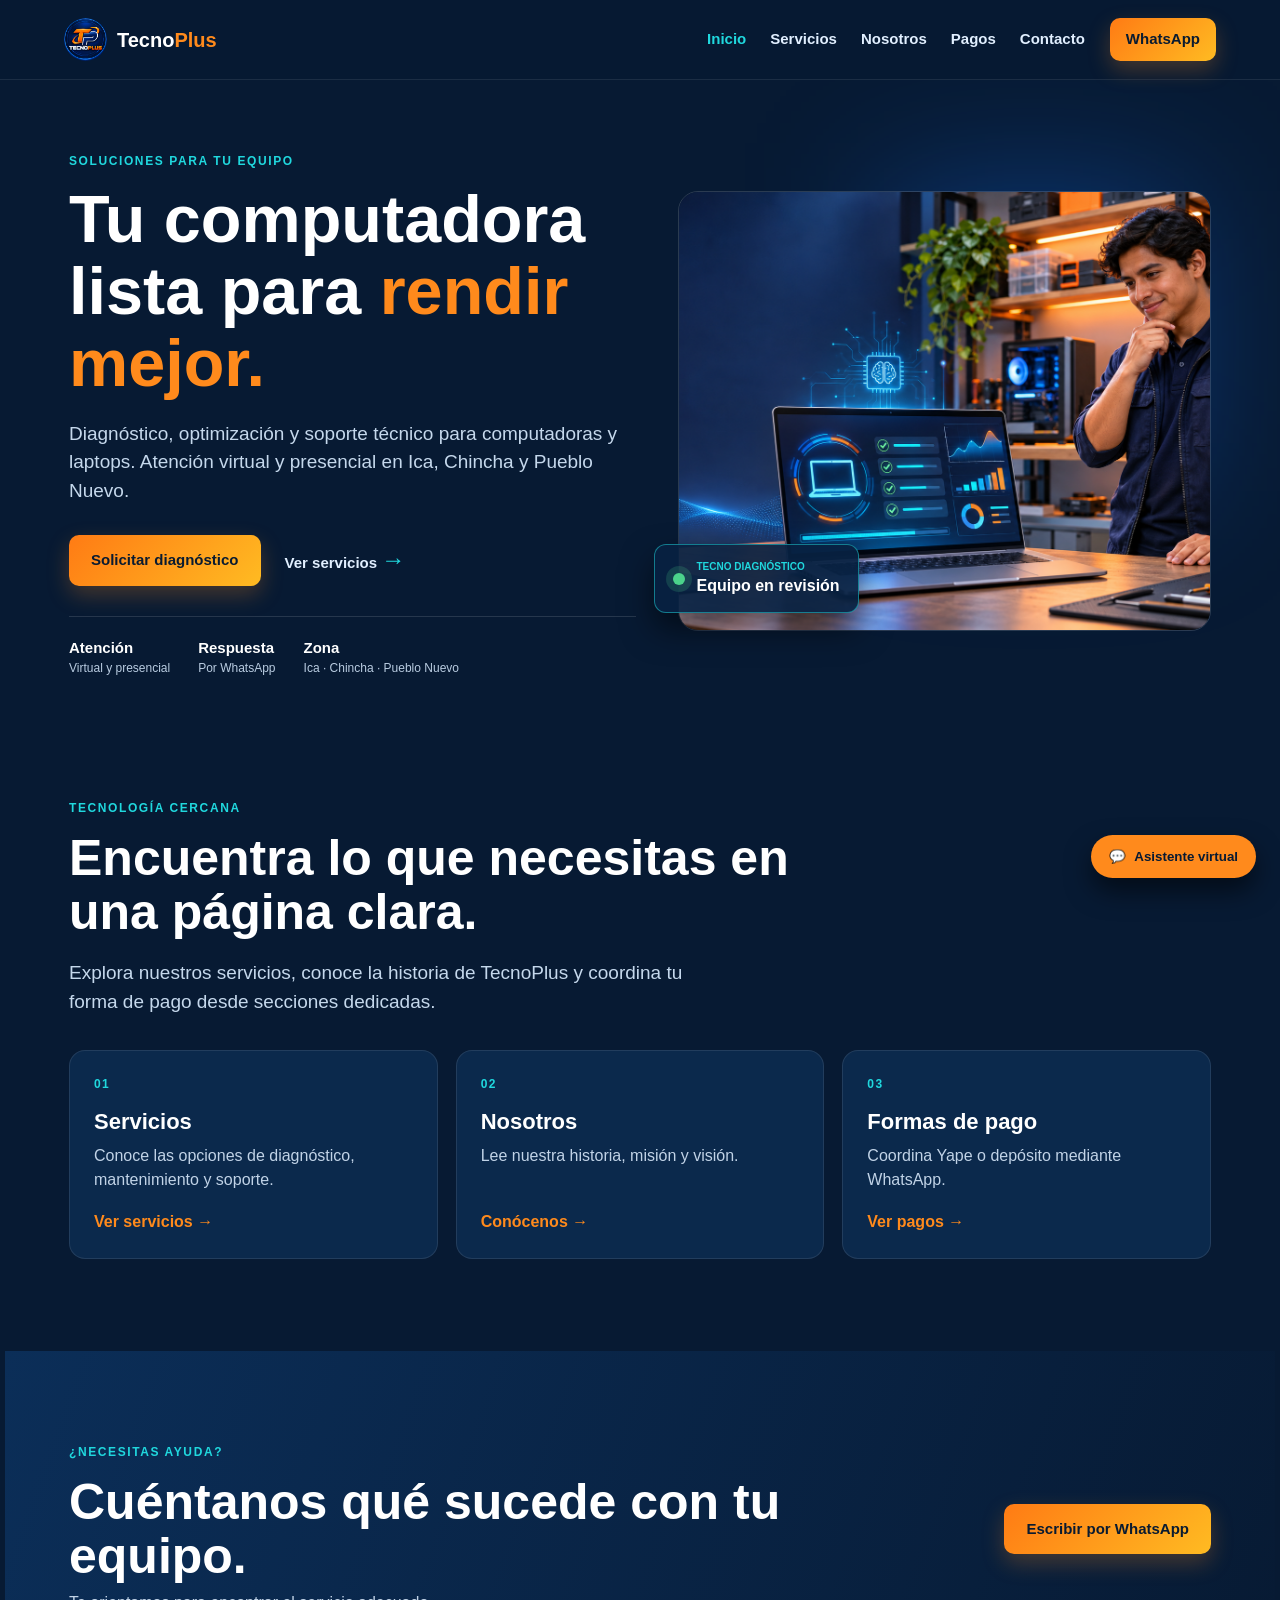
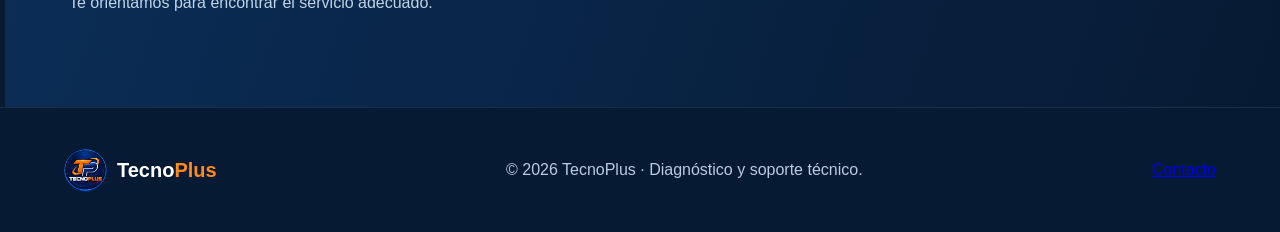
<file: index.html>
<!doctype html>
<html lang="es">
<head>
  <meta charset="utf-8"><meta name="viewport" content="width=device-width, initial-scale=1">
  <meta name="description" content="TecnoPlus brinda diagnóstico, optimización y soporte técnico para computadoras y laptops en Ica, Chincha y Pueblo Nuevo.">
  <meta name="theme-color" content="#071a33"><title>TecnoPlus | Inicio</title><link rel="stylesheet" href="styles.css">
</head>
<body>
  <header class="topbar">
    <a class="brand" href="index.html" aria-label="TecnoPlus, inicio"><img src="logo.png" alt="Logo TecnoPlus"><span>Tecno<span>Plus</span></span></a>
    <button class="menu-button" aria-label="Abrir menú" aria-expanded="false">☰</button>
    <nav id="main-nav" aria-label="Navegación principal"><a href="index.html" aria-current="page">Inicio</a><a href="servicios.html">Servicios</a><a href="nosotros.html">Nosotros</a><a href="pagos.html">Pagos</a><a href="contacto.html">Contacto</a></nav>
    <a class="button button-small" target="_blank" rel="noopener" href="https://wa.me/51922822365?text=Hola%20TecnoPlus%2C%20quisiera%20hacer%20una%20consulta.">WhatsApp</a>
  </header>
  <main>
    <section id="inicio" class="hero">
      <div class="hero-copy"><p class="eyebrow">SOLUCIONES PARA TU EQUIPO</p><h1>Tu computadora lista para <span>rendir mejor.</span></h1><p class="lead">Diagnóstico, optimización y soporte técnico para computadoras y laptops. Atención virtual y presencial en Ica, Chincha y Pueblo Nuevo.</p>
        <div class="hero-actions"><a class="button" target="_blank" rel="noopener" href="https://wa.me/51922822365?text=Hola%20TecnoPlus%2C%20quiero%20un%20diagn%C3%B3stico%20para%20mi%20equipo.">Solicitar diagnóstico</a><a class="text-link" href="servicios.html">Ver servicios <span>→</span></a></div>
        <div class="trust"><div><b>Atención</b><small>Virtual y presencial</small></div><div><b>Respuesta</b><small>Por WhatsApp</small></div><div><b>Zona</b><small>Ica · Chincha · Pueblo Nuevo</small></div></div>
      </div>
      <div class="hero-visual"><div class="glow"></div><img src="hero-diagnostico.png" alt="Diagnóstico técnico de una laptop"><div class="diagnostic-card"><span class="pulse"></span><div><small>TECNO DIAGNÓSTICO</small><b>Equipo en revisión</b></div></div></div>
    </section>
    <section class="section home-intro"><p class="eyebrow">TECNOLOGÍA CERCANA</p><h2>Encuentra lo que necesitas en una página clara.</h2><p class="section-lead">Explora nuestros servicios, conoce la historia de TecnoPlus y coordina tu forma de pago desde secciones dedicadas.</p>
      <div class="home-links"><a href="servicios.html"><span>01</span><h3>Servicios</h3><p>Conoce las opciones de diagnóstico, mantenimiento y soporte.</p><b>Ver servicios →</b></a><a href="nosotros.html"><span>02</span><h3>Nosotros</h3><p>Lee nuestra historia, misión y visión.</p><b>Conócenos →</b></a><a href="pagos.html"><span>03</span><h3>Formas de pago</h3><p>Coordina Yape o depósito mediante WhatsApp.</p><b>Ver pagos →</b></a></div>
    </section>
    <section class="section home-cta"><div><p class="eyebrow">¿NECESITAS AYUDA?</p><h2>Cuéntanos qué sucede con tu equipo.</h2><p>Te orientamos para encontrar el servicio adecuado.</p></div><a class="button" target="_blank" rel="noopener" href="https://wa.me/51922822365?text=Hola%20TecnoPlus%2C%20necesito%20ayuda%20con%20mi%20equipo.">Escribir por WhatsApp</a></section>
  </main>
  <footer><a class="brand" href="index.html"><img src="logo.png" alt=""><span>Tecno<span>Plus</span></span></a><p>© <span id="year"></span> TecnoPlus · Diagnóstico y soporte técnico.</p><a href="contacto.html">Contacto</a></footer>
  <button id="chat-toggle" class="chat-toggle" aria-label="Abrir asistente virtual">💬<span>Asistente virtual</span></button>
  <section id="chat" class="chat" aria-label="Asistente virtual TecnoPlus" hidden><header><div><b>Asistente TecnoPlus</b><small>Respuestas rápidas 24/7</small></div><button id="chat-close" aria-label="Cerrar">×</button></header><div id="messages" class="messages"><div class="bot-message">¡Hola! Soy el asistente virtual de TecnoPlus. ¿En qué puedo ayudarte?</div></div><div class="quick-questions"><button>¿Qué servicios ofrecen?</button><button>¿Dónde atienden?</button><button>¿Qué formas de pago hay?</button></div><form id="chat-form"><input id="chat-input" placeholder="Escribe tu consulta..." aria-label="Escribe tu consulta"><button>Enviar</button></form></section>
  <script src="script.js"></script>
</body>
</html>
</file>
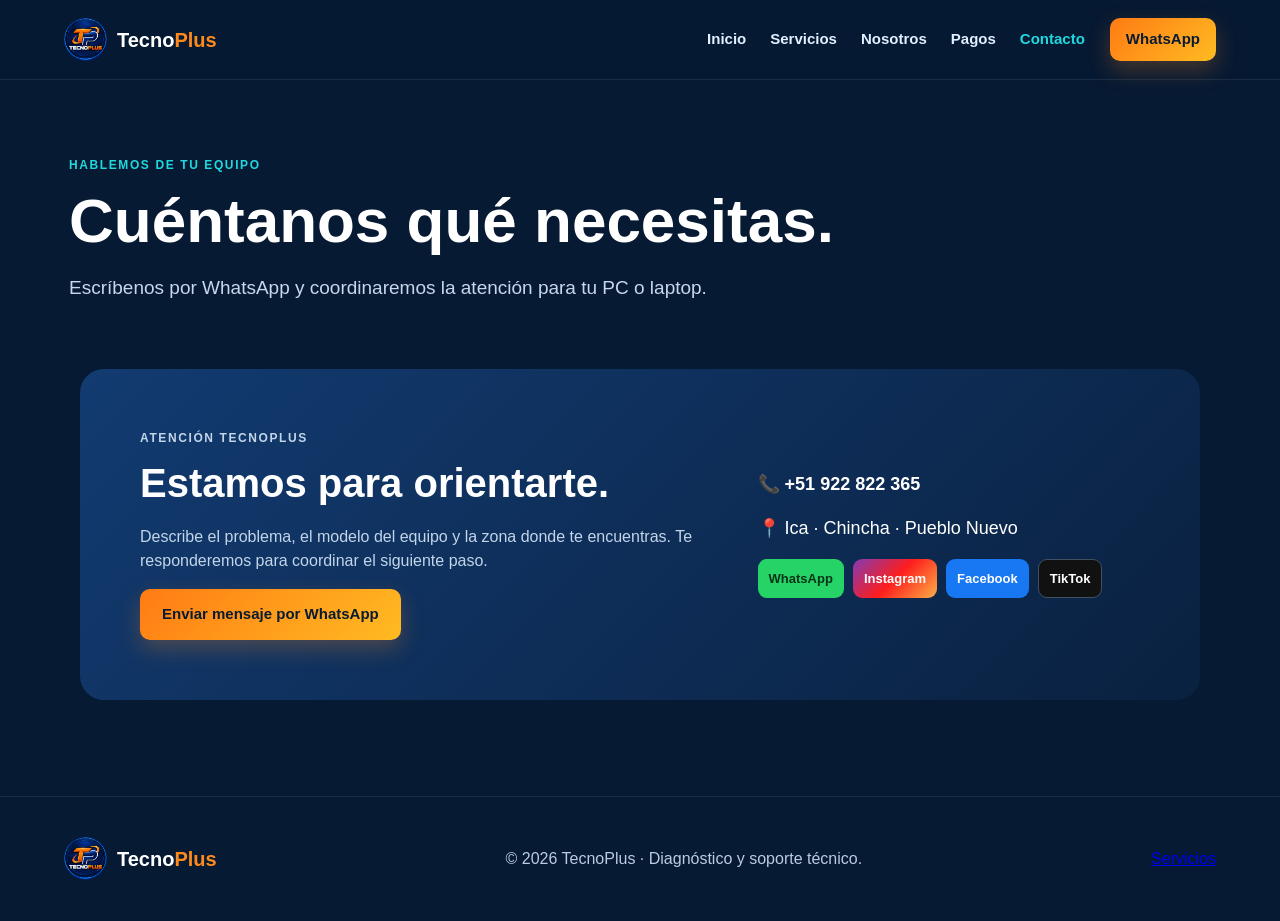
<file: contacto.html>
<!doctype html>
<html lang="es"><head><meta charset="utf-8"><meta name="viewport" content="width=device-width, initial-scale=1"><meta name="description" content="Contacta a TecnoPlus por WhatsApp para soporte técnico en Ica, Chincha y Pueblo Nuevo."><meta name="theme-color" content="#071a33"><title>TecnoPlus | Contacto</title><link rel="stylesheet" href="styles.css"></head>
<body><header class="topbar"><a class="brand" href="index.html" aria-label="TecnoPlus, inicio"><img src="logo.png" alt="Logo TecnoPlus"><span>Tecno<span>Plus</span></span></a><button class="menu-button" aria-label="Abrir menú" aria-expanded="false">☰</button><nav id="main-nav" aria-label="Navegación principal"><a href="index.html">Inicio</a><a href="servicios.html">Servicios</a><a href="nosotros.html">Nosotros</a><a href="pagos.html">Pagos</a><a href="contacto.html" aria-current="page">Contacto</a></nav><a class="button button-small" target="_blank" rel="noopener" href="https://wa.me/51922822365?text=Hola%20TecnoPlus%2C%20quisiera%20hacer%20una%20consulta.">WhatsApp</a></header>
<main><section class="page-hero"><p class="eyebrow">HABLEMOS DE TU EQUIPO</p><h1>Cuéntanos qué necesitas.</h1><p class="lead">Escríbenos por WhatsApp y coordinaremos la atención para tu PC o laptop.</p></section>
<section class="contact-section contact-page"><div><p class="eyebrow">ATENCIÓN TECNOPLUS</p><h2>Estamos para orientarte.</h2><p>Describe el problema, el modelo del equipo y la zona donde te encuentras. Te responderemos para coordinar el siguiente paso.</p><a class="button" target="_blank" rel="noopener" href="https://wa.me/51922822365?text=Hola%20TecnoPlus%2C%20necesito%20ayuda%20con%20mi%20equipo.">Enviar mensaje por WhatsApp</a></div><div class="contact-data"><a href="tel:+51922822365">📞 +51 922 822 365</a><span>📍 Ica · Chincha · Pueblo Nuevo</span><div class="socials"><a class="social whatsapp" target="_blank" rel="noopener" href="https://wa.me/51922822365" aria-label="WhatsApp"><span>WhatsApp</span></a><a class="social instagram" target="_blank" rel="noopener" href="https://www.instagram.com/tecnoplus0103/" aria-label="Instagram"><span>Instagram</span></a><a class="social facebook" target="_blank" rel="noopener" href="https://www.facebook.com/profile.php?id=61595018684731&amp;sk=directory_contact_info" aria-label="Facebook"><span>Facebook</span></a><a class="social tiktok" target="_blank" rel="noopener" href="https://www.tiktok.com/@tecnoplus_0103" aria-label="TikTok"><span>TikTok</span></a></div></div></section></main>
<footer><a class="brand" href="index.html"><img src="logo.png" alt=""><span>Tecno<span>Plus</span></span></a><p>© <span id="year"></span> TecnoPlus · Diagnóstico y soporte técnico.</p><a href="servicios.html">Servicios</a></footer><script src="script.js"></script></body></html>
</file>
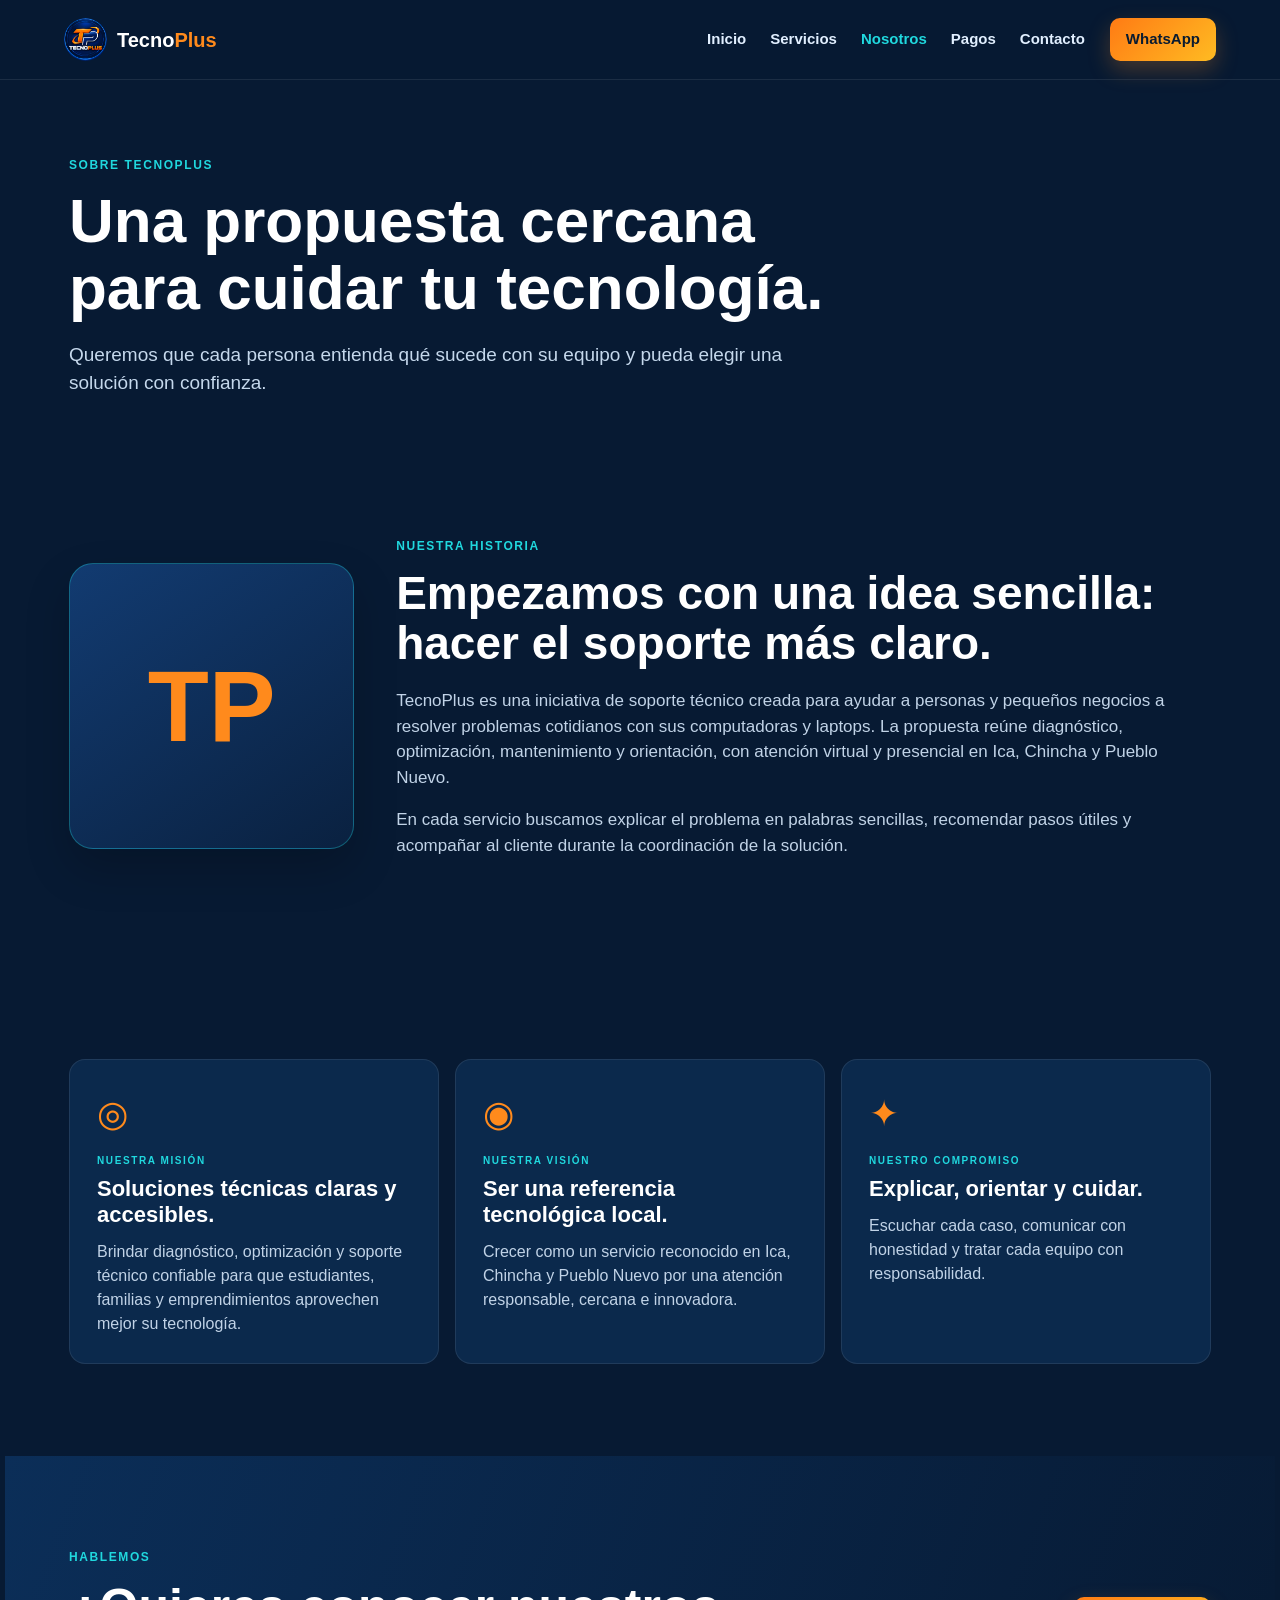
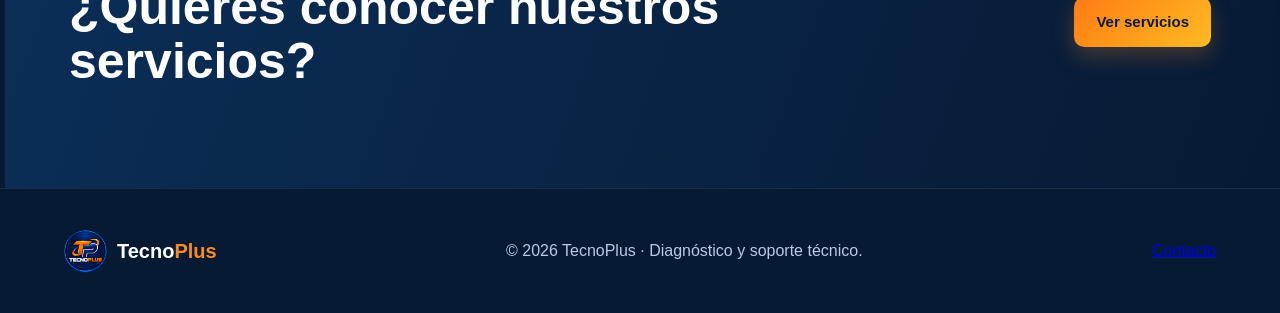
<file: nosotros.html>
<!doctype html>
<html lang="es"><head><meta charset="utf-8"><meta name="viewport" content="width=device-width, initial-scale=1"><meta name="description" content="Conoce la historia, misión y visión de TecnoPlus."><meta name="theme-color" content="#071a33"><title>TecnoPlus | Nosotros</title><link rel="stylesheet" href="styles.css"></head>
<body><header class="topbar"><a class="brand" href="index.html" aria-label="TecnoPlus, inicio"><img src="logo.png" alt="Logo TecnoPlus"><span>Tecno<span>Plus</span></span></a><button class="menu-button" aria-label="Abrir menú" aria-expanded="false">☰</button><nav id="main-nav" aria-label="Navegación principal"><a href="index.html">Inicio</a><a href="servicios.html">Servicios</a><a href="nosotros.html" aria-current="page">Nosotros</a><a href="pagos.html">Pagos</a><a href="contacto.html">Contacto</a></nav><a class="button button-small" target="_blank" rel="noopener" href="https://wa.me/51922822365?text=Hola%20TecnoPlus%2C%20quisiera%20hacer%20una%20consulta.">WhatsApp</a></header>
<main><section class="page-hero"><p class="eyebrow">SOBRE TECNOPLUS</p><h1>Una propuesta cercana para cuidar tu tecnología.</h1><p class="lead">Queremos que cada persona entienda qué sucede con su equipo y pueda elegir una solución con confianza.</p></section>
<section class="section story-section"><div class="story-mark">TP</div><div><p class="eyebrow">NUESTRA HISTORIA</p><h2>Empezamos con una idea sencilla: hacer el soporte más claro.</h2><p>TecnoPlus es una iniciativa de soporte técnico creada para ayudar a personas y pequeños negocios a resolver problemas cotidianos con sus computadoras y laptops. La propuesta reúne diagnóstico, optimización, mantenimiento y orientación, con atención virtual y presencial en Ica, Chincha y Pueblo Nuevo.</p><p>En cada servicio buscamos explicar el problema en palabras sencillas, recomendar pasos útiles y acompañar al cliente durante la coordinación de la solución.</p></div></section>
<section class="section mission-grid values-grid"><article><div class="about-icon">◎</div><p class="eyebrow">NUESTRA MISIÓN</p><h3>Soluciones técnicas claras y accesibles.</h3><p>Brindar diagnóstico, optimización y soporte técnico confiable para que estudiantes, familias y emprendimientos aprovechen mejor su tecnología.</p></article><article><div class="about-icon">◉</div><p class="eyebrow">NUESTRA VISIÓN</p><h3>Ser una referencia tecnológica local.</h3><p>Crecer como un servicio reconocido en Ica, Chincha y Pueblo Nuevo por una atención responsable, cercana e innovadora.</p></article><article><div class="about-icon">✦</div><p class="eyebrow">NUESTRO COMPROMISO</p><h3>Explicar, orientar y cuidar.</h3><p>Escuchar cada caso, comunicar con honestidad y tratar cada equipo con responsabilidad.</p></article></section>
<section class="section home-cta"><div><p class="eyebrow">HABLEMOS</p><h2>¿Quieres conocer nuestros servicios?</h2></div><a class="button" href="servicios.html">Ver servicios</a></section></main>
<footer><a class="brand" href="index.html"><img src="logo.png" alt=""><span>Tecno<span>Plus</span></span></a><p>© <span id="year"></span> TecnoPlus · Diagnóstico y soporte técnico.</p><a href="contacto.html">Contacto</a></footer><script src="script.js"></script></body></html>
</file>
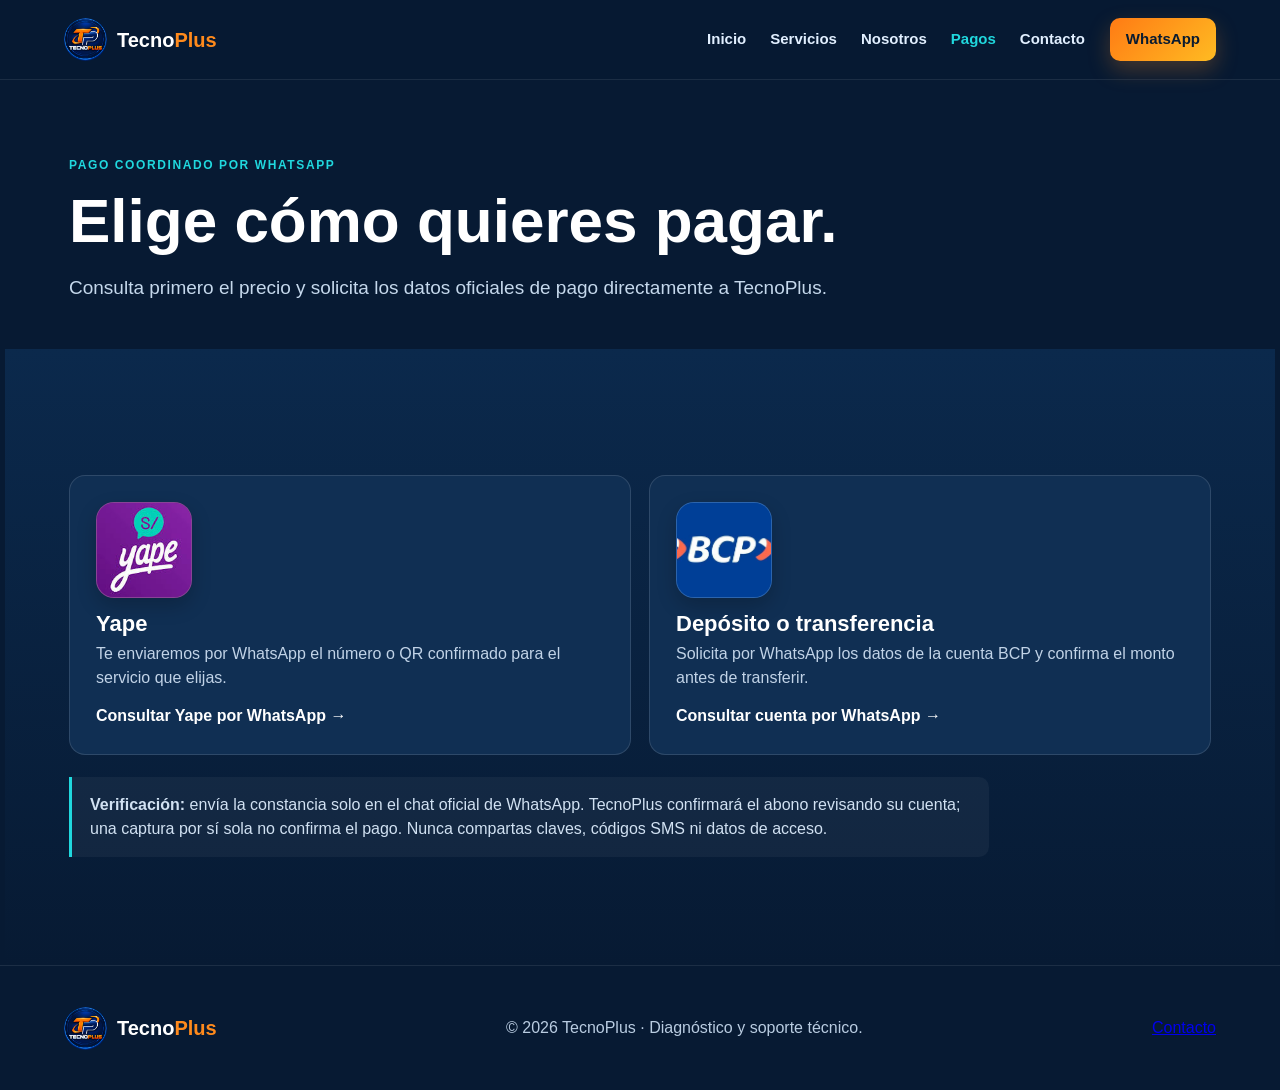
<file: pagos.html>
<!doctype html>
<html lang="es"><head><meta charset="utf-8"><meta name="viewport" content="width=device-width, initial-scale=1"><meta name="description" content="Coordina el pago de los servicios TecnoPlus por Yape o depósito bancario vía WhatsApp."><meta name="theme-color" content="#071a33"><title>TecnoPlus | Pagos</title><link rel="stylesheet" href="styles.css"></head>
<body><header class="topbar"><a class="brand" href="index.html" aria-label="TecnoPlus, inicio"><img src="logo.png" alt="Logo TecnoPlus"><span>Tecno<span>Plus</span></span></a><button class="menu-button" aria-label="Abrir menú" aria-expanded="false">☰</button><nav id="main-nav" aria-label="Navegación principal"><a href="index.html">Inicio</a><a href="servicios.html">Servicios</a><a href="nosotros.html">Nosotros</a><a href="pagos.html" aria-current="page">Pagos</a><a href="contacto.html">Contacto</a></nav><a class="button button-small" target="_blank" rel="noopener" href="https://wa.me/51922822365?text=Hola%20TecnoPlus%2C%20quisiera%20hacer%20una%20consulta.">WhatsApp</a></header>
<main><section class="page-hero"><p class="eyebrow">PAGO COORDINADO POR WHATSAPP</p><h1>Elige cómo quieres pagar.</h1><p class="lead">Consulta primero el precio y solicita los datos oficiales de pago directamente a TecnoPlus.</p></section>
<section class="section payment-section"><div class="payment-grid"><article class="payment-card"><img class="payment-logo logo-yape" src="logo-yape.png" alt="Logo de Yape"><div><h2>Yape</h2><p>Te enviaremos por WhatsApp el número o QR confirmado para el servicio que elijas.</p></div><a class="wa-payment" data-method="Yape" href="https://wa.me/51922822365">Consultar Yape por WhatsApp →</a></article><article class="payment-card"><img class="payment-logo logo-bcp" src="logo-bcp.png" alt="Logo de BCP"><div><h2>Depósito o transferencia</h2><p>Solicita por WhatsApp los datos de la cuenta BCP y confirma el monto antes de transferir.</p></div><a class="wa-payment" data-method="depósito o transferencia al BCP" href="https://wa.me/51922822365">Consultar cuenta por WhatsApp →</a></article></div>
<p class="payment-note"><strong>Verificación:</strong> envía la constancia solo en el chat oficial de WhatsApp. TecnoPlus confirmará el abono revisando su cuenta; una captura por sí sola no confirma el pago. Nunca compartas claves, códigos SMS ni datos de acceso.</p></section></main>
<footer><a class="brand" href="index.html"><img src="logo.png" alt=""><span>Tecno<span>Plus</span></span></a><p>© <span id="year"></span> TecnoPlus · Diagnóstico y soporte técnico.</p><a href="contacto.html">Contacto</a></footer><script src="script.js"></script></body></html>
</file>
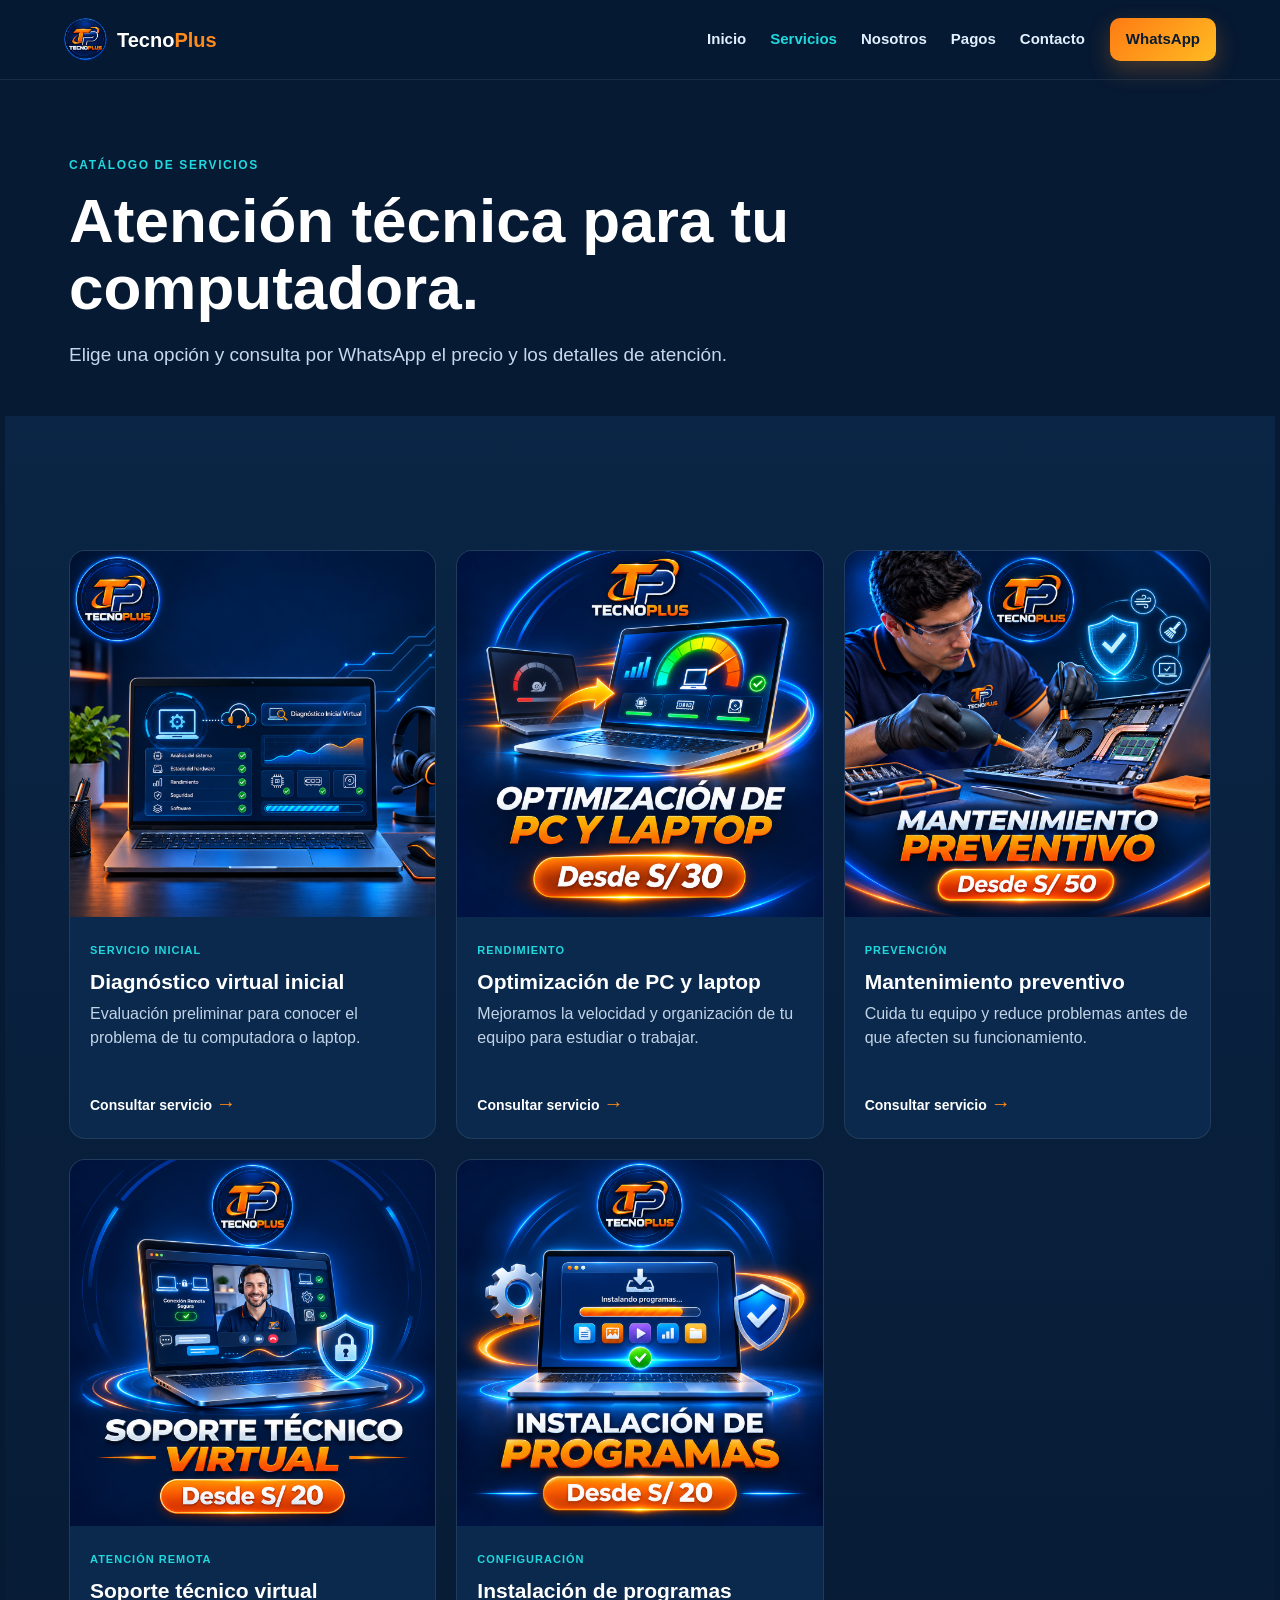
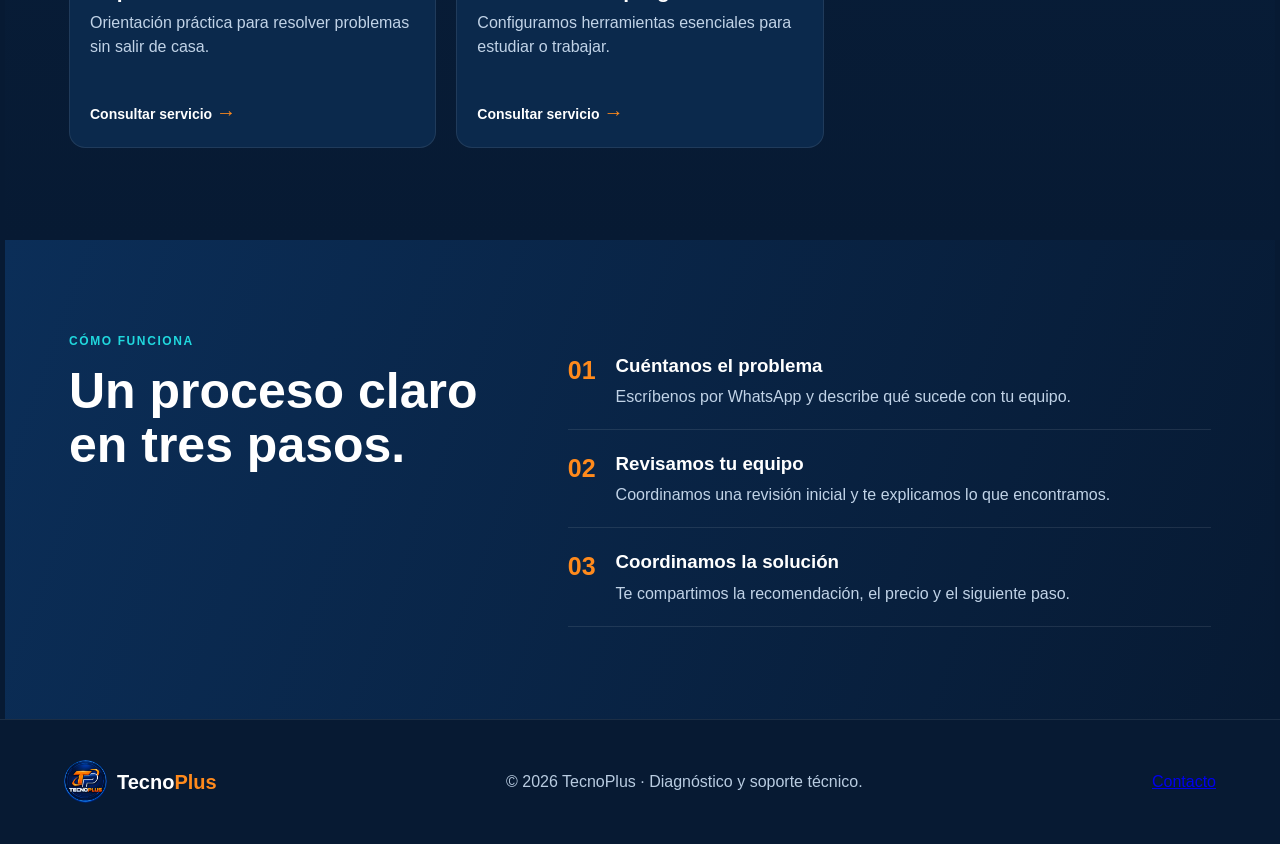
<file: servicios.html>
<!doctype html>
<html lang="es"><head><meta charset="utf-8"><meta name="viewport" content="width=device-width, initial-scale=1"><meta name="description" content="Servicios de soporte técnico para computadoras y laptops de TecnoPlus."><meta name="theme-color" content="#071a33"><title>TecnoPlus | Servicios</title><link rel="stylesheet" href="styles.css"></head>
<body><header class="topbar"><a class="brand" href="index.html" aria-label="TecnoPlus, inicio"><img src="logo.png" alt="Logo TecnoPlus"><span>Tecno<span>Plus</span></span></a><button class="menu-button" aria-label="Abrir menú" aria-expanded="false">☰</button><nav id="main-nav" aria-label="Navegación principal"><a href="index.html">Inicio</a><a href="servicios.html" aria-current="page">Servicios</a><a href="nosotros.html">Nosotros</a><a href="pagos.html">Pagos</a><a href="contacto.html">Contacto</a></nav><a class="button button-small" target="_blank" rel="noopener" href="https://wa.me/51922822365?text=Hola%20TecnoPlus%2C%20quisiera%20hacer%20una%20consulta.">WhatsApp</a></header>
<main><section class="page-hero"><p class="eyebrow">CATÁLOGO DE SERVICIOS</p><h1>Atención técnica para tu computadora.</h1><p class="lead">Elige una opción y consulta por WhatsApp el precio y los detalles de atención.</p></section>
<section class="section catalog-section"><div class="catalog-grid">
<article class="catalog-card"><img src="catalogo-diagnostico.png" alt="Diagnóstico virtual inicial"><div class="catalog-content"><span>Servicio inicial</span><h3>Diagnóstico virtual inicial</h3><p>Evaluación preliminar para conocer el problema de tu computadora o laptop.</p><a class="wa-service" data-service="Diagnóstico virtual inicial" href="https://wa.me/51922822365">Consultar servicio <b>→</b></a></div></article>
<article class="catalog-card"><img src="catalogo-optimizacion.png" alt="Optimización de PC y laptop"><div class="catalog-content"><span>Rendimiento</span><h3>Optimización de PC y laptop</h3><p>Mejoramos la velocidad y organización de tu equipo para estudiar o trabajar.</p><a class="wa-service" data-service="Optimización de PC y laptop" href="https://wa.me/51922822365">Consultar servicio <b>→</b></a></div></article>
<article class="catalog-card"><img src="catalogo-mantenimiento.png" alt="Mantenimiento preventivo"><div class="catalog-content"><span>Prevención</span><h3>Mantenimiento preventivo</h3><p>Cuida tu equipo y reduce problemas antes de que afecten su funcionamiento.</p><a class="wa-service" data-service="Mantenimiento preventivo" href="https://wa.me/51922822365">Consultar servicio <b>→</b></a></div></article>
<article class="catalog-card"><img src="catalogo-soporte.png" alt="Soporte técnico virtual"><div class="catalog-content"><span>Atención remota</span><h3>Soporte técnico virtual</h3><p>Orientación práctica para resolver problemas sin salir de casa.</p><a class="wa-service" data-service="Soporte técnico virtual" href="https://wa.me/51922822365">Consultar servicio <b>→</b></a></div></article>
<article class="catalog-card"><img src="catalogo-instalacion.png" alt="Instalación de programas"><div class="catalog-content"><span>Configuración</span><h3>Instalación de programas</h3><p>Configuramos herramientas esenciales para estudiar o trabajar.</p><a class="wa-service" data-service="Instalación de programas" href="https://wa.me/51922822365">Consultar servicio <b>→</b></a></div></article>
</div></section>
<section class="section process-wrap"><div><p class="eyebrow">CÓMO FUNCIONA</p><h2>Un proceso claro en tres pasos.</h2></div><ol class="steps"><li><b>01</b><div><h3>Cuéntanos el problema</h3><p>Escríbenos por WhatsApp y describe qué sucede con tu equipo.</p></div></li><li><b>02</b><div><h3>Revisamos tu equipo</h3><p>Coordinamos una revisión inicial y te explicamos lo que encontramos.</p></div></li><li><b>03</b><div><h3>Coordinamos la solución</h3><p>Te compartimos la recomendación, el precio y el siguiente paso.</p></div></li></ol></section></main>
<footer><a class="brand" href="index.html"><img src="logo.png" alt=""><span>Tecno<span>Plus</span></span></a><p>© <span id="year"></span> TecnoPlus · Diagnóstico y soporte técnico.</p><a href="contacto.html">Contacto</a></footer><script src="script.js"></script></body></html>
</file>
<file: styles.css>
:root{--navy:#071a33;--navy2:#0b294c;--blue:#1677ff;--cyan:#20d8de;--orange:#ff8a1c;--muted:#b9cce1;--white:#fff}*{box-sizing:border-box}html{scroll-behavior:smooth}body{margin:0;background:var(--navy);color:var(--white);font-family:Arial,Helvetica,sans-serif;line-height:1.5}a{transition:.2s}.topbar{height:80px;padding:0 clamp(22px,5vw,70px);display:flex;align-items:center;gap:25px;position:sticky;top:0;z-index:20;background:#071a33ed;backdrop-filter:blur(13px);border-bottom:1px solid #ffffff16}.brand{display:flex;align-items:center;gap:10px;color:#fff;text-decoration:none;font-size:20px;font-weight:800}.brand img{width:43px;height:43px;border-radius:50%;object-fit:cover}.brand>span>span{color:var(--orange)}nav{display:flex;gap:24px;margin-left:auto}nav a,.text-link{color:#e1efff;text-decoration:none;font-size:15px;font-weight:700}nav a:hover,.text-link:hover{color:var(--cyan)}.button{display:inline-flex;justify-content:center;align-items:center;background:linear-gradient(135deg,#ff7b14,#ffbb22);color:#091b31;padding:14px 22px;border-radius:10px;text-decoration:none;font-size:15px;font-weight:800;box-shadow:0 9px 22px #ff8a1c40}.button:hover{transform:translateY(-2px);filter:brightness(1.05)}.button-small{padding:10px 16px}.menu-button{display:none}.hero{max-width:1270px;margin:auto;min-height:640px;padding:72px clamp(22px,5vw,70px);display:grid;grid-template-columns:1.03fr .97fr;gap:42px;align-items:center}.eyebrow{color:var(--cyan);letter-spacing:1.6px;font-size:12px;font-weight:800;margin:0 0 14px}.hero h1,h2{line-height:1.08;margin:0 0 20px}.hero h1{font-size:clamp(42px,5.2vw,70px);max-width:660px}.hero h1 span{color:var(--orange)}.lead,.section-lead{max-width:630px;color:#c5d8ec;font-size:19px}.hero-actions{display:flex;gap:24px;align-items:center;margin:30px 0}.text-link span{color:var(--cyan);font-size:24px}.trust{display:flex;gap:28px;padding-top:20px;border-top:1px solid #ffffff20}.trust div{display:grid}.trust b{font-size:15px}.trust small{color:var(--muted);font-size:12px}.hero-visual{position:relative;min-height:425px}.hero-visual>img{width:100%;height:440px;position:relative;z-index:1;object-fit:cover;border-radius:20px;border:1px solid #ffffff25}.glow{position:absolute;right:5%;top:0;width:300px;height:300px;background:#1677ff55;filter:blur(72px)}.diagnostic-card{position:absolute;z-index:2;bottom:25px;left:-24px;display:flex;align-items:center;gap:12px;padding:14px 18px;background:#082242ed;border:1px solid #20d8de80;border-radius:12px;box-shadow:0 16px 32px #0008}.diagnostic-card small{display:block;color:var(--cyan);font-size:10px;font-weight:800}.pulse{width:12px;height:12px;border-radius:50%;background:#4bd38b;box-shadow:0 0 0 7px #4bd38b2c}.section{max-width:1270px;margin:auto;padding:92px clamp(22px,5vw,70px)}.section h2{font-size:clamp(32px,4vw,50px);max-width:770px}.service-grid{display:grid;grid-template-columns:repeat(3,1fr);gap:16px;margin-top:40px}.service-grid article,.catalog-card,.mission-grid article{background:var(--navy2);border:1px solid #ffffff16;border-radius:16px}.service-grid article{padding:24px;transition:.2s}.service-grid article:hover,.catalog-card:hover{transform:translateY(-5px);border-color:var(--cyan)}.icon{font-size:31px;color:var(--orange)}.service-grid h3{margin:13px 0 8px}.service-grid p,.steps p,.audience p{color:#c1d3e7;margin:0}.catalog-section{background:linear-gradient(180deg,#0a2545,#071a33)}.section-heading{display:flex;align-items:end;justify-content:space-between;gap:48px}.section-heading .section-lead{max-width:420px;margin:0}.catalog-grid{display:grid;grid-template-columns:repeat(3,1fr);gap:20px;margin-top:42px}.catalog-card{overflow:hidden;transition:.2s}.catalog-card img{display:block;width:100%;aspect-ratio:1/1;object-fit:cover}.catalog-content{padding:20px}.catalog-content span{color:var(--cyan);font-size:11px;text-transform:uppercase;letter-spacing:1px;font-weight:800}.catalog-content h3{font-size:21px;line-height:1.22;margin:8px 0}.catalog-content p{min-height:70px;color:#c1d3e7;margin:0 0 16px}.catalog-content a{color:#fff;font-size:14px;font-weight:800;text-decoration:none}.catalog-content a b{color:var(--orange);font-size:20px}.about-section{display:grid;grid-template-columns:.9fr 1.1fr;gap:55px;align-items:center}.about-intro>p:not(.eyebrow){color:#c1d3e7;font-size:18px;margin-bottom:24px}.mission-grid{display:grid;grid-template-columns:1fr 1fr;gap:16px}.mission-grid article{padding:27px}.about-icon{color:var(--orange);font-size:36px}.mission-grid .eyebrow{font-size:10px;margin:12px 0 8px}.mission-grid h3{font-size:22px;line-height:1.18;margin:0 0 12px}.mission-grid article>p:last-child{color:#c1d3e7;margin:0}.process-wrap{display:grid;grid-template-columns:.8fr 1.2fr;gap:70px;background:linear-gradient(110deg,#0b2e58,#071a33)}.steps{list-style:none;padding:0;margin:0}.steps li{display:flex;gap:20px;padding:20px 0;border-bottom:1px solid #ffffff18}.steps b{color:var(--orange);font-size:25px}.steps h3{margin:0 0 5px}.audience{display:grid;grid-template-columns:1fr 1fr;gap:80px;border-top:1px solid #ffffff18}.contact-section{max-width:1120px;margin:20px auto 96px;padding:60px;display:grid;grid-template-columns:1.2fr .8fr;gap:44px;background:linear-gradient(135deg,#123b71,#0a2140);border-radius:24px}.contact-section h2{font-size:40px;line-height:1.1;margin:0 0 20px}.contact-section p{color:#c3d5e9}.contact-data{display:flex;flex-direction:column;justify-content:center;gap:17px;font-size:18px}.contact-data>a{color:#fff;text-decoration:none;font-weight:800}.socials{display:flex;gap:9px;flex-wrap:wrap}.social{display:inline-flex;align-items:center;gap:7px;padding:9px 11px;border-radius:9px;color:#fff;text-decoration:none;font-size:13px;font-weight:700}.social svg{width:18px;height:18px;stroke:currentColor;fill:none;stroke-width:1.9}.social.facebook svg,.social.tiktok svg{fill:currentColor;stroke:none}.social.whatsapp{background:#25d366;color:#073419}.social.instagram{background:linear-gradient(135deg,#833ab4,#fd1d1d,#fcb045)}.social.facebook{background:#1877f2}.social.tiktok{background:#111;border:1px solid #405060}footer{display:flex;justify-content:space-between;align-items:center;gap:20px;padding:34px clamp(22px,5vw,70px);border-top:1px solid #ffffff16;color:var(--muted)}.chat-toggle{position:fixed;right:24px;bottom:22px;z-index:30;border:0;border-radius:999px;background:var(--orange);color:#071a33;padding:14px 18px;box-shadow:0 13px 26px #0008;font-weight:800;cursor:pointer}.chat-toggle span{margin-left:8px}.chat{position:fixed;right:24px;bottom:83px;z-index:30;width:min(370px,calc(100vw - 32px));overflow:hidden;border-radius:17px;background:#fff;color:#10213a;box-shadow:0 20px 50px #0009}.chat header{display:flex;justify-content:space-between;padding:16px;background:#092141;color:#fff}.chat header small{display:block;color:#b9d5ee}.chat header button{border:0;background:transparent;color:#fff;font-size:26px;cursor:pointer}.messages{height:230px;overflow:auto;padding:15px;background:#f4f8fc}.bot-message,.user-message{max-width:85%;padding:10px 12px;border-radius:11px;margin-bottom:10px;font-size:14px}.bot-message{background:#e4f3ff}.user-message{margin-left:auto;background:#092141;color:#fff}.quick-questions{display:flex;gap:6px;flex-wrap:wrap;padding:10px}.quick-questions button{border:1px solid #b5d8f2;border-radius:8px;padding:7px;background:#fff;color:#115083;font-size:12px;cursor:pointer}.chat form{display:flex;padding:10px;border-top:1px solid #dce8f2}.chat input{flex:1;min-width:0;padding:10px;border:1px solid #d1ddea;border-radius:8px}.chat form button{margin-left:7px;padding:0 12px;border:0;border-radius:8px;background:#1677ff;color:#fff}@media(max-width:850px){.topbar{gap:13px}.topbar nav{display:none}.menu-button{display:block;margin-left:auto;border:0;background:transparent;color:#fff;font-size:24px}.topbar .button-small{display:none}.hero,.process-wrap,.audience,.contact-section,.about-section{grid-template-columns:1fr}.hero{padding-top:48px}.hero-visual{min-height:320px}.hero-visual>img{height:330px}.service-grid,.catalog-grid,.mission-grid{grid-template-columns:1fr}.section-heading{display:block}.section-heading .section-lead{margin-top:18px}.catalog-content p{min-height:0}.process-wrap{gap:34px}.audience{gap:20px}.contact-section{margin:15px 18px 70px;padding:34px 25px}.contact-section h2{font-size:33px}footer{flex-direction:column;text-align:center}.trust{gap:13px;font-size:14px}.trust small{font-size:11px}}

/* Opciones de pago coordinadas de forma privada por WhatsApp */
.payment-section{background:linear-gradient(180deg,#0b294c,#071a33)}
.payment-grid{display:grid;grid-template-columns:repeat(2,minmax(0,1fr));gap:18px;margin:34px 0 22px}
.payment-card{display:flex;flex-direction:column;align-items:flex-start;gap:14px;padding:26px;background:#102f53;border:1px solid #ffffff20;border-radius:16px}
.payment-icon{display:grid;place-items:center;width:48px;height:48px;border-radius:14px;background:#25d366;color:#073419;font-size:25px;font-weight:900}
.payment-card:nth-child(2) .payment-icon{background:#1677ff;color:#fff}
.payment-card h3{margin:0 0 6px;font-size:22px}
.payment-card p{margin:0;color:#c1d3e7}
.wa-payment{margin-top:auto;color:#fff;font-weight:800;text-decoration:none}
.wa-payment:hover{color:var(--cyan)}
.payment-note{max-width:920px;padding:16px 18px;border-left:3px solid var(--cyan);background:#ffffff0b;color:#d1e1f2;border-radius:0 10px 10px 0}
@media(max-width:850px){.payment-grid{grid-template-columns:1fr}}
.payment-logo{display:block;width:180px;height:64px;object-fit:contain;border-radius:14px}
.logo-yape{background:#f7e9fb}
.logo-bcp{background:#e8f1ff}
/* Ajustes de encuadre y ancho de las opciones de pago */
.payment-section{width:100%;overflow:hidden}
.payment-grid{width:100%;max-width:100%;grid-template-columns:repeat(2,minmax(0,1fr));align-items:stretch}
.payment-card{min-width:0;max-width:100%;overflow-wrap:anywhere}
.payment-logo{width:96px;height:96px;flex:0 0 96px;object-fit:cover;border-radius:18px;border:1px solid #ffffff26;box-shadow:0 8px 20px #0003}
.logo-yape{background:#742284}
.logo-bcp{background:#06499f}
.payment-card h3,.payment-card p,.wa-payment{max-width:100%;overflow-wrap:anywhere}
@media(max-width:850px){.payment-grid{grid-template-columns:minmax(0,1fr)}.payment-card{padding:22px}}

/* Navegación y páginas organizadas */
.topbar nav a[aria-current="page"]{color:var(--cyan)}
.page-hero{max-width:1270px;margin:0 auto;padding:76px clamp(22px,5vw,70px) 28px}
.page-hero h1{max-width:820px;margin:0 0 18px;font-size:clamp(38px,5vw,62px);line-height:1.08}
.page-hero .lead{max-width:760px}
.home-intro{padding-top:50px}
.home-links{display:grid;grid-template-columns:repeat(3,minmax(0,1fr));gap:18px;margin-top:34px}
.home-links>a{display:flex;flex-direction:column;align-items:flex-start;padding:24px;background:var(--navy2);border:1px solid #ffffff18;border-radius:16px;color:#fff;text-decoration:none;transition:.2s}
.home-links>a:hover{transform:translateY(-4px);border-color:var(--cyan)}
.home-links>a>span{color:var(--cyan);font-size:12px;font-weight:800;letter-spacing:1.4px}
.home-links h3{margin:12px 0 6px;font-size:22px}
.home-links p{margin:0 0 18px;color:#c1d3e7}
.home-links b{margin-top:auto;color:var(--orange)}
.home-cta{display:flex;align-items:center;justify-content:space-between;gap:28px;background:linear-gradient(110deg,#0b2e58,#071a33)}
.home-cta h2{margin-bottom:8px}
.home-cta p:not(.eyebrow){color:#c1d3e7;margin:0}
.story-section{display:grid;grid-template-columns:.35fr 1fr;gap:42px;align-items:center}
.story-section h2{font-size:clamp(30px,3.8vw,46px)}
.story-section p:not(.eyebrow){color:#c1d3e7;font-size:17px}
.story-mark{display:grid;place-items:center;aspect-ratio:1;border-radius:24px;background:linear-gradient(145deg,#123b71,#0a2140);border:1px solid #20d8de55;color:var(--orange);font-size:clamp(48px,8vw,100px);font-weight:900;box-shadow:0 20px 45px #0003}
.values-grid{grid-template-columns:repeat(3,minmax(0,1fr));align-items:stretch}
.values-grid article{min-width:0}
.contact-page{margin-top:20px}
.payment-card h2{margin:0 0 6px;font-size:22px}
@media(max-width:850px){
  .topbar{position:sticky}
  .topbar nav.open{position:absolute;top:80px;left:0;right:0;display:flex;flex-direction:column;gap:0;padding:8px 22px 16px;background:#071a33f5;border-bottom:1px solid #ffffff20;box-shadow:0 16px 24px #0004}
  .topbar nav.open a{padding:12px 4px;border-bottom:1px solid #ffffff12}
  .home-links,.values-grid{grid-template-columns:1fr}
  .story-section{grid-template-columns:1fr;gap:28px}
  .story-mark{max-width:180px}
  .home-cta{display:flex;flex-direction:column;align-items:flex-start}
  .page-hero{padding-top:52px}
}
</file>
